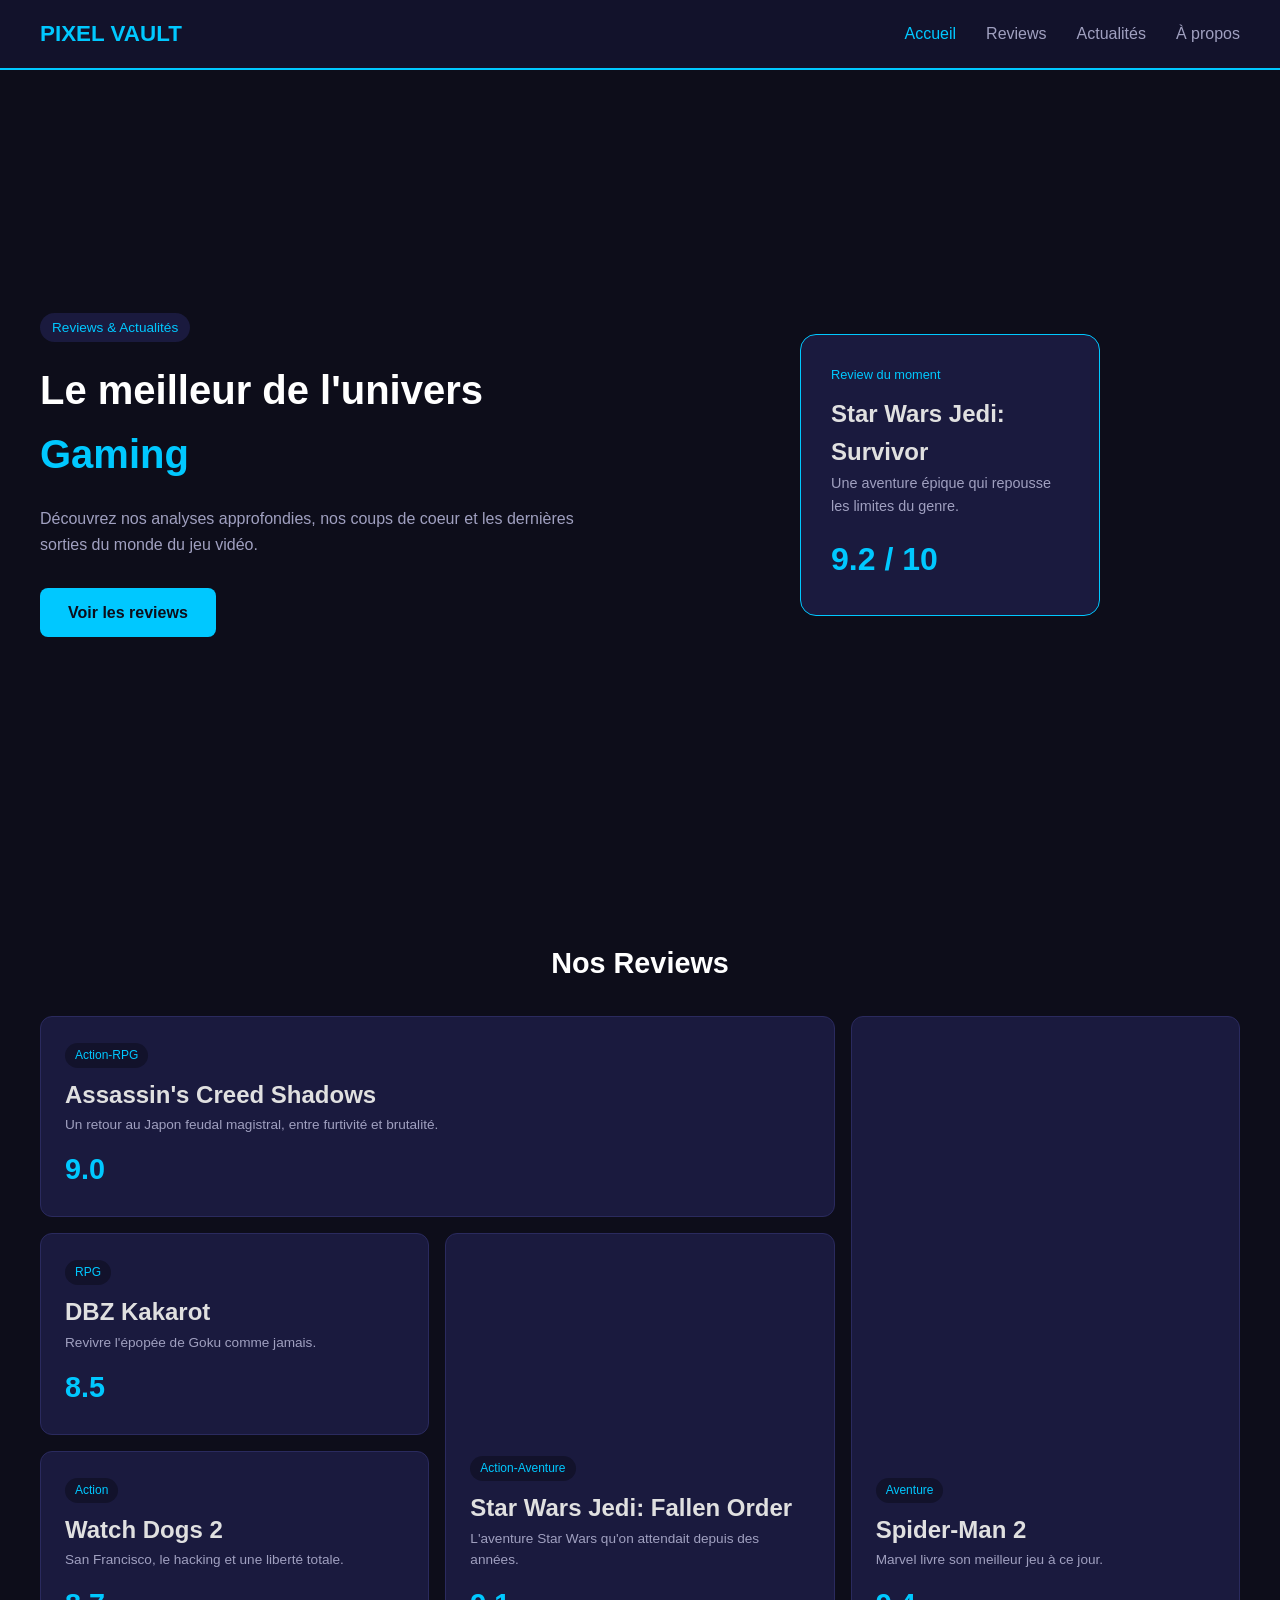
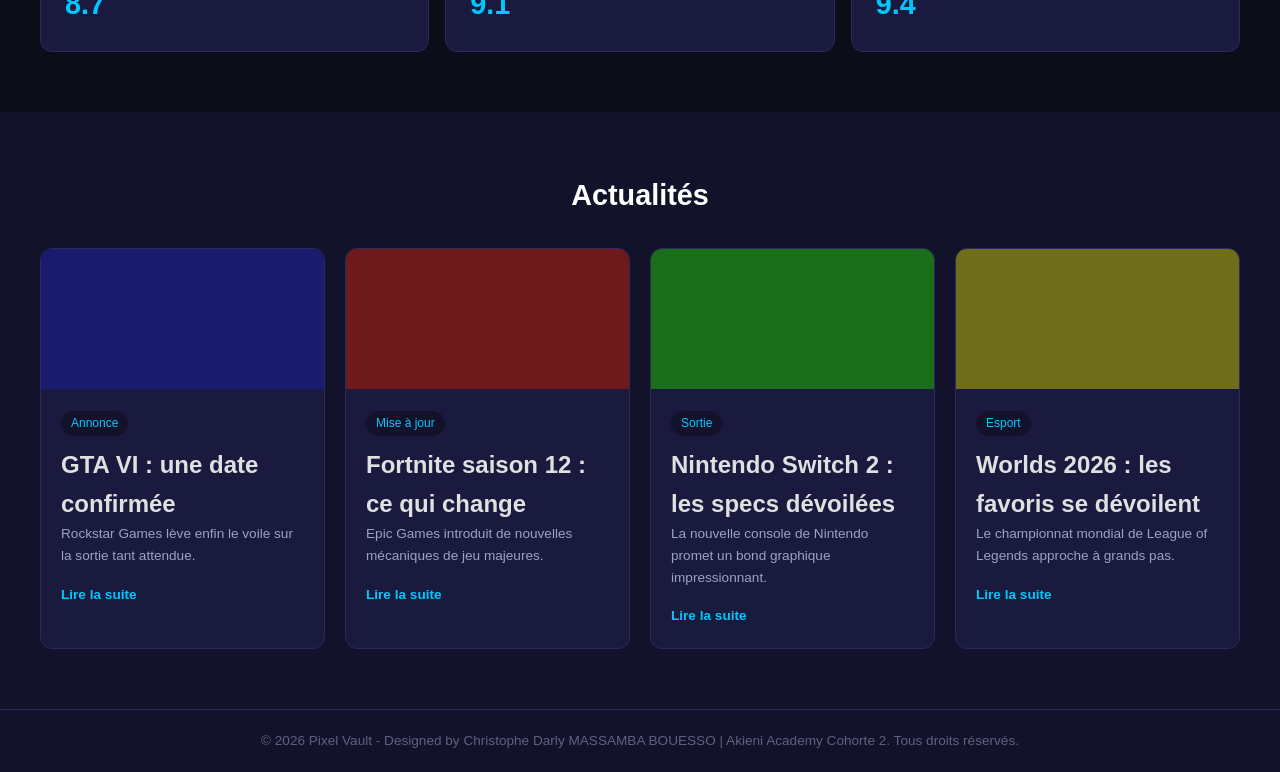
<file: index.html>
<!DOCTYPE html>
<html lang="fr">
<head>
    <meta charset="UTF-8">
    <meta name="viewport" content="width=device-width, initial-scale=1.0">
    <title>Pixel Vault ~ Reviews & Actualités Jeux Vidéo</title>
    <link rel="stylesheet" href="style.css">
</head>
<body>

    <!-- LIVRABLE 01 : nav bar -->
    <nav class="navbar">
        <div class="nav-logo">PIXEL VAULT</div>
        <ul class="nav-links">
            <li><a href="index.html" class="active">Accueil</a></li>
            <li><a href="index.html#reviews">Reviews</a></li>
            <li><a href="index.html#actualites">Actualités</a></li>
            <li><a href="about.html">À propos</a></li>
        </ul>
    </nav>

    <main>

        <!-- LIVRABLE 05 : SaaS Hero -->
        <section class="hero">
            <div class="hero-text">
                <span class="hero-tag">Reviews & Actualités</span>
                <h1>Le meilleur de l'univers <span class="accent">Gaming</span></h1>
                <p>Découvrez nos analyses approfondies, nos coups de coeur et les dernières sorties du monde du jeu vidéo.</p>
                <a href="index.html#reviews" class="btn-primary">Voir les reviews</a>
            </div>
            <div class="hero-image">
                <div class="hero-card">
                    <div class="hero-card-tag">Review du moment</div>
                    <h2>Star Wars Jedi: Survivor</h2>
                    <p>Une aventure épique qui repousse les limites du genre.</p>
                    <div class="hero-score">9.2 / 10</div>
                </div>
            </div>
        </section>

        <!-- LIVRABLE 03 : Bento Gallery -->
        <section class="bento-section" id="reviews">
            <h2 class="section-title">Nos Reviews</h2>
            <div class="bento-grid">
                <article class="bento-item bento-large">
                    <div class="bento-content">
                        <span class="bento-tag">Action-RPG</span>
                        <h2>Assassin's Creed Shadows</h2>
                        <p>Un retour au Japon feudal magistral, entre furtivité et brutalité.</p>
                        <div class="bento-score">9.0</div>
                    </div>
                </article>
                <article class="bento-item bento-tall">
                    <div class="bento-content">
                        <span class="bento-tag">Aventure</span>
                        <h2>Spider-Man 2</h2>
                        <p>Marvel livre son meilleur jeu à ce jour.</p>
                        <div class="bento-score">9.4</div>
                    </div>
                </article>
                <article class="bento-item">
                    <div class="bento-content">
                        <span class="bento-tag">RPG</span>
                        <h2>DBZ Kakarot</h2>
                        <p>Revivre l'épopée de Goku comme jamais.</p>
                        <div class="bento-score">8.5</div>
                    </div>
                </article>
                <article class="bento-item">
                    <div class="bento-content">
                        <span class="bento-tag">Action</span>
                        <h2>Watch Dogs 2</h2>
                        <p>San Francisco, le hacking et une liberté totale.</p>
                        <div class="bento-score">8.7</div>
                    </div>
                </article>
                <article class="bento-item bento-wide">
                    <div class="bento-content">
                        <span class="bento-tag">Action-Aventure</span>
                        <h2>Star Wars Jedi: Fallen Order</h2>
                        <p>L'aventure Star Wars qu'on attendait depuis des années.</p>
                        <div class="bento-score">9.1</div>
                    </div>
                </article>
            </div>
        </section>

        <!-- LIVRABLE 04 : Card Deck -->
        <section class="cards-section" id="actualites">
            <h2 class="section-title">Actualités</h2>

            <div class="cards-grid">
                <article class="news-card">
                    <div class="news-card-header actu-1"></div>
                    <div class="news-card-body">
                        <span class="news-tag">Annonce</span>
                        <h2>GTA VI : une date confirmée</h2>
                        <p>Rockstar Games lève enfin le voile sur la sortie tant attendue.</p>
                        <a href="#" class="news-link">Lire la suite</a>
                    </div>
                </article>

                <article class="news-card">
                    <div class="news-card-header actu-2"></div>
                    <div class="news-card-body">
                        <span class="news-tag">Mise à jour</span>
                        <h2>Fortnite saison 12 : ce qui change</h2>
                        <p>Epic Games introduit de nouvelles mécaniques de jeu majeures.</p>
                        <a href="#" class="news-link">Lire la suite</a>
                    </div>
                </article>

                <article class="news-card">
                    <div class="news-card-header actu-3"></div>
                    <div class="news-card-body">
                        <span class="news-tag">Sortie</span>
                        <h2>Nintendo Switch 2 : les specs dévoilées</h2>
                        <p>La nouvelle console de Nintendo promet un bond graphique impressionnant.</p>
                        <a href="#" class="news-link">Lire la suite</a>
                    </div>
                </article>

                <article class="news-card">
                    <div class="news-card-header actu-4"></div>
                    <div class="news-card-body">
                        <span class="news-tag">Esport</span>
                        <h2>Worlds 2026 : les favoris se dévoilent</h2>
                        <p>Le championnat mondial de League of Legends approche à grands pas.</p>
                        <a href="#" class="news-link">Lire la suite</a>
                    </div>
                </article>
            </div>
        </section>

    </main>

    <footer class="footer">
        <p>© 2026 Pixel Vault - Designed by Christophe Darly MASSAMBA BOUESSO | Akieni Academy Cohorte 2. Tous droits réservés.</p>
    </footer>

</body>
</html>
</file>
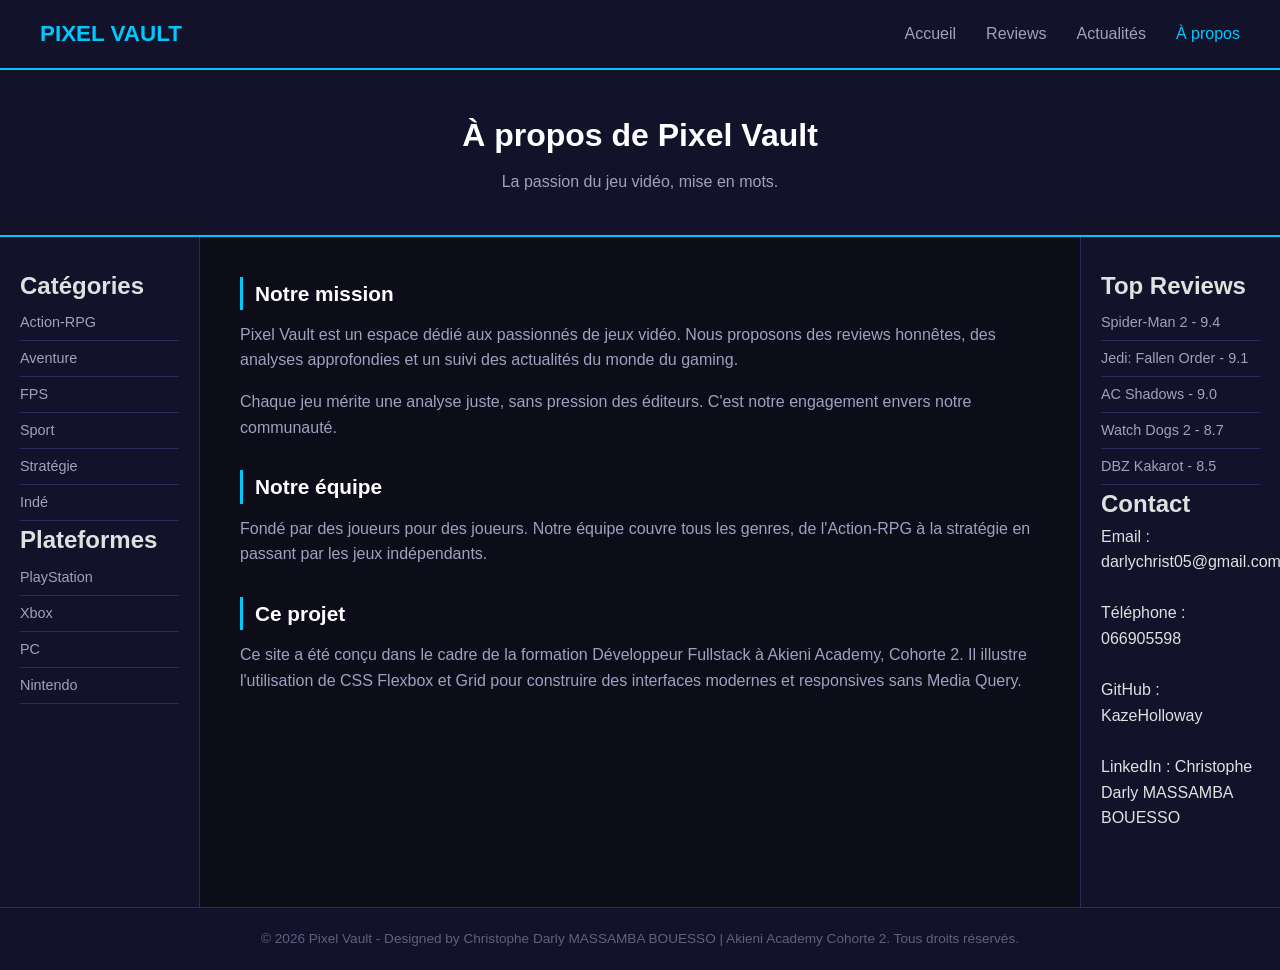
<file: about.html>
<!DOCTYPE html>
<html lang="fr">
<head>
    <meta charset="UTF-8">
    <meta name="viewport" content="width=device-width, initial-scale=1.0">
    <title>Pixel Vault ~ À propos</title>
    <link rel="stylesheet" href="style.css">
</head>
<body>

    <!-- LIVRABLE 01 : Barre Nav -->
    <nav class="navbar">
        <div class="nav-logo">PIXEL VAULT</div>
        <ul class="nav-links">
            <li><a href="index.html">Accueil</a></li>
            <li><a href="index.html#reviews">Reviews</a></li>
            <li><a href="index.html#actualites">Actualités</a></li>
            <li><a href="about.html" class="active">À propos</a></li>
        </ul>
    </nav>

    <!-- LIVRABLE 02 : Holy Grail -->
    <div class="holy-grail">

        <header class="hg-header">
            <h1>À propos de Pixel Vault</h1>
            <p>La passion du jeu vidéo, mise en mots.</p>
        </header>

        <div class="hg-body">

            <aside class="hg-sidebar-left">
                <h2>Catégories</h2>
                <ul>
                    <li><a href="#">Action-RPG</a></li>
                    <li><a href="#">Aventure</a></li>
                    <li><a href="#">FPS</a></li>
                    <li><a href="#">Sport</a></li>
                    <li><a href="#">Stratégie</a></li>
                    <li><a href="#">Indé</a></li>
                </ul>

                <h2>Plateformes</h2>
                <ul>
                    <li><a href="#">PlayStation</a></li>
                    <li><a href="#">Xbox</a></li>
                    <li><a href="#">PC</a></li>
                    <li><a href="#">Nintendo</a></li>
                </ul>
            </aside>

            <main class="hg-main">
                <h2>Notre mission</h2>
                <p>Pixel Vault est un espace dédié aux passionnés de jeux vidéo. Nous proposons des reviews honnêtes, des analyses approfondies et un suivi des actualités du monde du gaming.</p>
                <p>Chaque jeu mérite une analyse juste, sans pression des éditeurs. C'est notre engagement envers notre communauté.</p>

                <h2>Notre équipe</h2>
                <p>Fondé par des joueurs pour des joueurs. Notre équipe couvre tous les genres, de l'Action-RPG à la stratégie en passant par les jeux indépendants.</p>

                <h2>Ce projet</h2>
                <p>Ce site a été conçu dans le cadre de la formation Développeur Fullstack à Akieni Academy, Cohorte 2. Il illustre l'utilisation de CSS Flexbox et Grid pour construire des interfaces modernes et responsives sans Media Query.</p>
            </main>

            <aside class="hg-sidebar-right">
                <h2>Top Reviews</h2>
                <ul>
                    <li>Spider-Man 2 - 9.4</li>
                    <li>Jedi: Fallen Order - 9.1</li>
                    <li>AC Shadows - 9.0</li>
                    <li>Watch Dogs 2 - 8.7</li>
                    <li>DBZ Kakarot - 8.5</li>
                </ul>
                <h2>Contact</h2>

                <p>Email : darlychrist05@gmail.com</p>
                <br>

                <p>Téléphone : 066905598</p>
                <br>

                <p>
                    GitHub : <a href="https://github.com/KazeHolloway" target="_blank">KazeHolloway</a>
                </p>
                <br>

                <p>
                    LinkedIn : <a href="https://www.linkedin.com/in/christophedarlymassambabouessO/" target="_blank">Christophe Darly MASSAMBA BOUESSO</a>
                </p>
            </aside>

        </div>

        <footer class="hg-footer">
            <p>© 2026 Pixel Vault - Designed by Christophe Darly MASSAMBA BOUESSO | Akieni Academy Cohorte 2. Tous droits réservés.</p>
        </footer>

    </div>

</body>
</html>
</file>
<file: style.css>
* {
    margin: 0;
    padding: 0;
    box-sizing: border-box;
}

body {
    font-family: 'Segoe UI', sans-serif;
    background-color: #0d0d1a;
    color: #e0e0e0;
    line-height: 1.6;
}

a {
    text-decoration: none;
    color: inherit;
}

.accent {
    color: #00c8ff;
}

.section-title {
    text-align: center;
    font-size: 1.8rem;
    margin-bottom: 30px;
    color: #ffffff;
}

/* === LIVRABLE 01 : NAVBAR === */
/* Flexbox : les éléments se placent en ligne automatiquement */
.navbar {
    position: sticky; /* still collée en haut quand on scrolle */
    top: 0;
    z-index: 100;
    background-color: #12122b;
    padding: 16px 40px;
    display: flex;
    justify-content: space-between; /* logo à gauche, liens à droite */
    align-items: center; /* centré verticalement */
    border-bottom: 2px solid #00c8ff;
}

.nav-logo {
    font-size: 1.4rem;
    font-weight: 900;
    color: #00c8ff;
}

.nav-links {
    list-style: none;
    display: flex;
    gap: 30px; /* espace entre chaque lien */
}

.nav-links a {
    color: #a0a0c0;
    font-weight: 500;
}

.nav-links a:hover,
.nav-links a.active {
    color: #00c8ff;
}

/* === LIVRABLE 05 : HERO === */
/* Flexbox : texte à gauche, carte à droite */
.hero {
    min-height: 90vh;
    padding: 60px 40px;
    display: flex;
    align-items: center;
    justify-content: space-between;
    gap: 40px;
    flex-wrap: wrap; /* si l'écran est petit, les blocs passent en dessous */
    background-color: #0d0d1a;
}

.hero-text {
    flex: 1; /* prend l'espace disponible */
    min-width: 280px;
}

.hero-tag {
    display: inline-block;
    background-color: #1a1a3e;
    color: #00c8ff;
    padding: 4px 12px;
    border-radius: 20px;
    font-size: 0.85rem;
    margin-bottom: 16px;
}

.hero-text h1 {
    font-size: 2.5rem;
    margin-bottom: 20px;
    color: #ffffff;
}

.hero-text p {
    font-size: 1rem;
    color: #a0a0c0;
    margin-bottom: 30px;
}

.btn-primary {
    display: inline-block;
    background-color: #00c8ff;
    color: #0d0d1a;
    padding: 12px 28px;
    border-radius: 8px;
    font-weight: 700;
}

.btn-primary:hover {
    background-color: #00a8d8;
}

.hero-image {
    flex: 1;
    min-width: 260px;
    display: flex;
    justify-content: center;
}

.hero-card {
    background-color: #1a1a3e;
    border: 1px solid #00c8ff;
    border-radius: 16px;
    padding: 30px;
    width: 300px;
}

.hero-card-tag {
    color: #00c8ff;
    font-size: 0.8rem;
    margin-bottom: 10px;
}

.hero-card h3 {
    font-size: 1.3rem;
    color: #ffffff;
    margin-bottom: 8px;
}

.hero-card p {
    color: #a0a0c0;
    font-size: 0.9rem;
    margin-bottom: 16px;
}

.hero-score {
    font-size: 2rem;
    font-weight: 900;
    color: #00c8ff;
}

/* === LIVRABLE 03 : BENTO GALLERY === */
.bento-section {
    padding: 60px 40px;
}

.bento-grid {
    display: grid;
    grid-template-columns: repeat(3, 1fr); /* 3 colonnes égales */
    gap: 16px;
    grid-template-areas:
        "large large tall"
        "small1 wide  tall"
        "small2 wide  tall";
}

.bento-item {
    background-color: #1a1a3e;
    border-radius: 12px;
    border: 1px solid #2a2a5e;
    padding: 24px;
    min-height: 160px;
    display: flex;
    align-items: flex-end; /* contenu collé en bas de la carte */
}

/* Chaque item occupe la zone qui lui est assignée */
.bento-large  { grid-area: large; }
.bento-tall   { grid-area: tall; }
.bento-wide   { grid-area: wide; }
.bento-grid .bento-item:nth-child(3) { grid-area: small1; }
.bento-grid .bento-item:nth-child(4) { grid-area: small2; }

.bento-content { width: 100%; }

.bento-tag {
    display: inline-block;
    background-color: #12122b;
    color: #00c8ff;
    padding: 3px 10px;
    border-radius: 20px;
    font-size: 0.75rem;
    margin-bottom: 8px;
}

.bento-content h3 {
    color: #ffffff;
    font-size: 1.1rem;
    margin-bottom: 6px;
}

.bento-content p {
    color: #a0a0c0;
    font-size: 0.85rem;
    margin-bottom: 10px;
}

.bento-score {
    font-size: 1.8rem;
    font-weight: 900;
    color: #00c8ff;
}

/* === LIVRABLE 04 : CARD DECK === */
.cards-section {
    padding: 60px 40px;
    background-color: #12122b;
}

.cards-grid {
    display: grid;
    grid-template-columns: repeat(auto-fit, minmax(240px, 1fr));
    gap: 20px;
}

.news-card {
    background-color: #1a1a3e;
    border-radius: 12px;
    overflow: hidden;
    border: 1px solid #2a2a5e;
}

.news-card:hover {
    border-color: #00c8ff;
}

.news-card-header {
    height: 140px;
    background-color: #0d0d2e;
}

.actu-1 { background-color: #1a1a6e; }
.actu-2 { background-color: #6e1a1a; }
.actu-3 { background-color: #1a6e1a; }
.actu-4 { background-color: #6e6e1a; }

.news-card-body { padding: 20px; }

.news-tag {
    display: inline-block;
    background-color: #12122b;
    color: #00c8ff;
    padding: 3px 10px;
    border-radius: 20px;
    font-size: 0.75rem;
    margin-bottom: 10px;
}

.news-card-body h3 {
    color: #ffffff;
    font-size: 1rem;
    margin-bottom: 8px;
}

.news-card-body p {
    color: #a0a0c0;
    font-size: 0.85rem;
    margin-bottom: 14px;
}

.news-link {
    color: #00c8ff;
    font-size: 0.85rem;
    font-weight: 600;
}

/* === FOOTER === */
.footer {
    background-color: #12122b;
    color: #606080;
    text-align: center;
    padding: 20px;
    font-size: 0.85rem;
    border-top: 1px solid #2a2a5e;
}

/* === LIVRABLE 02 : HOLY GRAIL === */
/* Grid : header, corps (3 colonnes), footer */
.holy-grail {
    display: grid;
    grid-template-rows: auto 1fr auto; /* header, contenu, footer */
    min-height: 100vh;
}

.hg-header {
    background-color: #12122b;
    padding: 40px;
    text-align: center;
    border-bottom: 2px solid #00c8ff;
}

.hg-header h1 {
    font-size: 2rem;
    color: #ffffff;
    margin-bottom: 8px;
}

.hg-header p { color: #a0a0c0; }

.hg-body {
    display: grid;
    grid-template-columns: 200px 1fr 200px; /* sidebar | contenu | sidebar */
}

.hg-sidebar-left,
.hg-sidebar-right {
    background-color: #12122b;
    padding: 30px 20px;
}

.hg-sidebar-left {
    border-right: 1px solid #2a2a5e;
}

.hg-sidebar-right {
    border-left: 1px solid #2a2a5e;
}

.hg-sidebar-left h3,
.hg-sidebar-right h3 {
    color: #00c8ff;
    font-size: 0.85rem;
    margin-bottom: 12px;
    margin-top: 20px;
}

.hg-sidebar-left h3:first-child,
.hg-sidebar-right h3:first-child {
    margin-top: 0;
}

.hg-sidebar-left ul,
.hg-sidebar-right ul {
    list-style: none;
}

.hg-sidebar-left li,
.hg-sidebar-right li {
    padding: 6px 0;
    color: #a0a0c0;
    font-size: 0.9rem;
    border-bottom: 1px solid #2a2a5e;
}

.hg-sidebar-left a:hover,
.hg-sidebar-right a:hover {
    color: #00c8ff;
}

.hg-main { padding: 40px; }

.hg-main h2 {
    color: #ffffff;
    font-size: 1.3rem;
    margin-bottom: 12px;
    margin-top: 30px;
    border-left: 3px solid #00c8ff;
    padding-left: 12px;
}

.hg-main h2:first-child { margin-top: 0; }

.hg-main p {
    color: #a0a0c0;
    margin-bottom: 16px;
}

.hg-footer {
    background-color: #12122b;
    color: #606080;
    text-align: center;
    padding: 20px;
    font-size: 0.85rem;
    border-top: 1px solid #2a2a5e;
}
</file>
